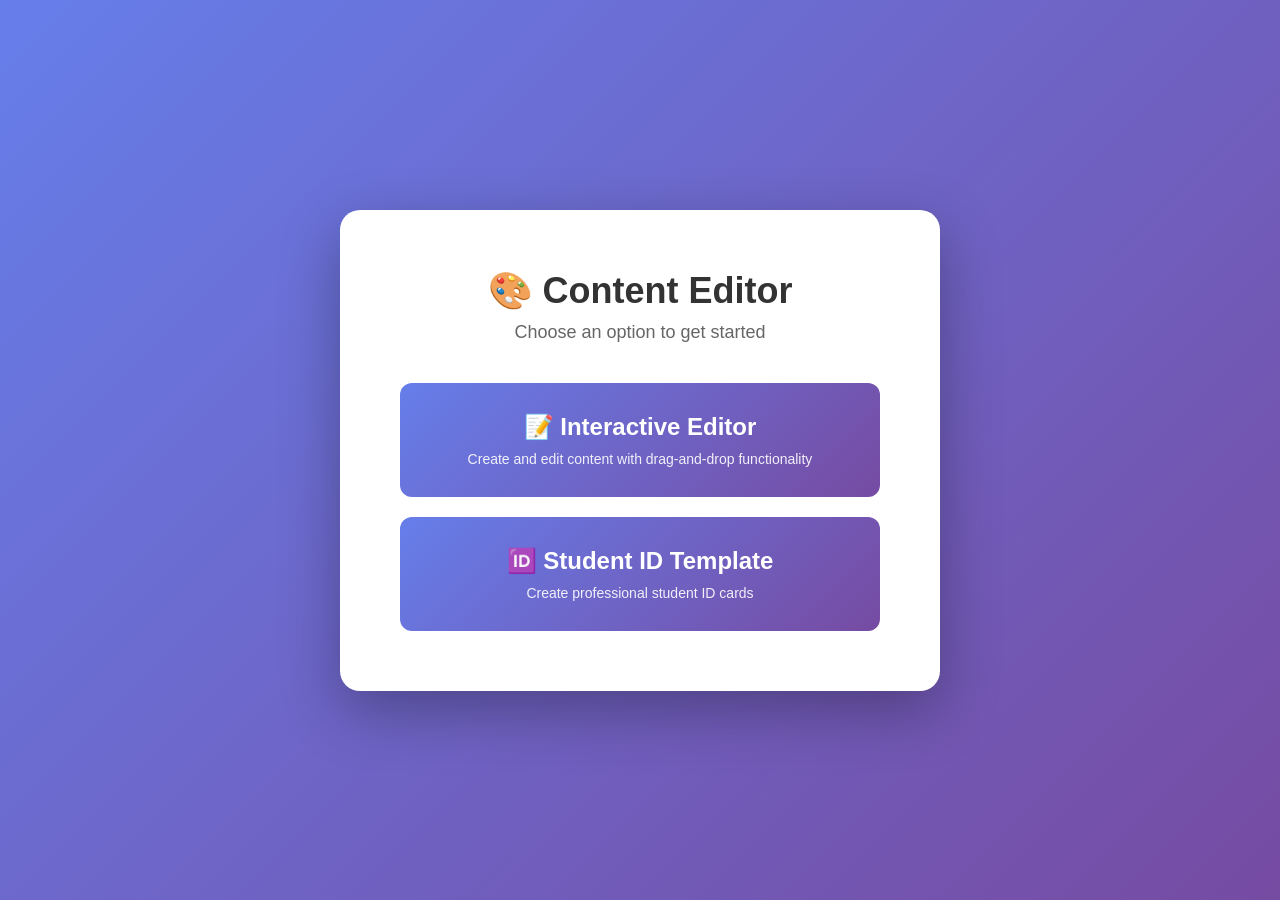
<file: index-page.html>
<!DOCTYPE html>
<html lang="en">
<head>
    <meta charset="UTF-8">
    <meta name="viewport" content="width=device-width, initial-scale=1.0">
    <title>Content Editor - Home</title>
    <style>
        * {
            margin: 0;
            padding: 0;
            box-sizing: border-box;
        }

        body {
            font-family: -apple-system, BlinkMacSystemFont, 'Segoe UI', Roboto, Oxygen, Ubuntu, Cantarell, sans-serif;
            background: linear-gradient(135deg, #667eea 0%, #764ba2 100%);
            min-height: 100vh;
            display: flex;
            justify-content: center;
            align-items: center;
            padding: 20px;
        }

        .container {
            background: white;
            border-radius: 20px;
            padding: 60px;
            box-shadow: 0 20px 60px rgba(0, 0, 0, 0.3);
            max-width: 600px;
            width: 100%;
            text-align: center;
        }

        h1 {
            color: #333;
            margin-bottom: 10px;
            font-size: 36px;
        }

        p {
            color: #666;
            margin-bottom: 40px;
            font-size: 18px;
        }

        .options {
            display: flex;
            flex-direction: column;
            gap: 20px;
        }

        .option-card {
            background: linear-gradient(135deg, #667eea 0%, #764ba2 100%);
            color: white;
            padding: 30px;
            border-radius: 12px;
            text-decoration: none;
            transition: transform 0.2s, box-shadow 0.2s;
            cursor: pointer;
        }

        .option-card:hover {
            transform: translateY(-5px);
            box-shadow: 0 10px 30px rgba(0, 0, 0, 0.2);
        }

        .option-card h2 {
            margin-bottom: 10px;
            font-size: 24px;
        }

        .option-card p {
            color: rgba(255, 255, 255, 0.9);
            margin: 0;
            font-size: 14px;
        }
    </style>
</head>
<body>
    <div class="container">
        <h1>🎨 Content Editor</h1>
        <p>Choose an option to get started</p>
        
        <div class="options">
            <a href="index.html" class="option-card">
                <h2>📝 Interactive Editor</h2>
                <p>Create and edit content with drag-and-drop functionality</p>
            </a>
            
            <a href="student-id-template.html" class="option-card">
                <h2>🆔 Student ID Template</h2>
                <p>Create professional student ID cards</p>
            </a>
        </div>
    </div>
</body>
</html>
</file>
